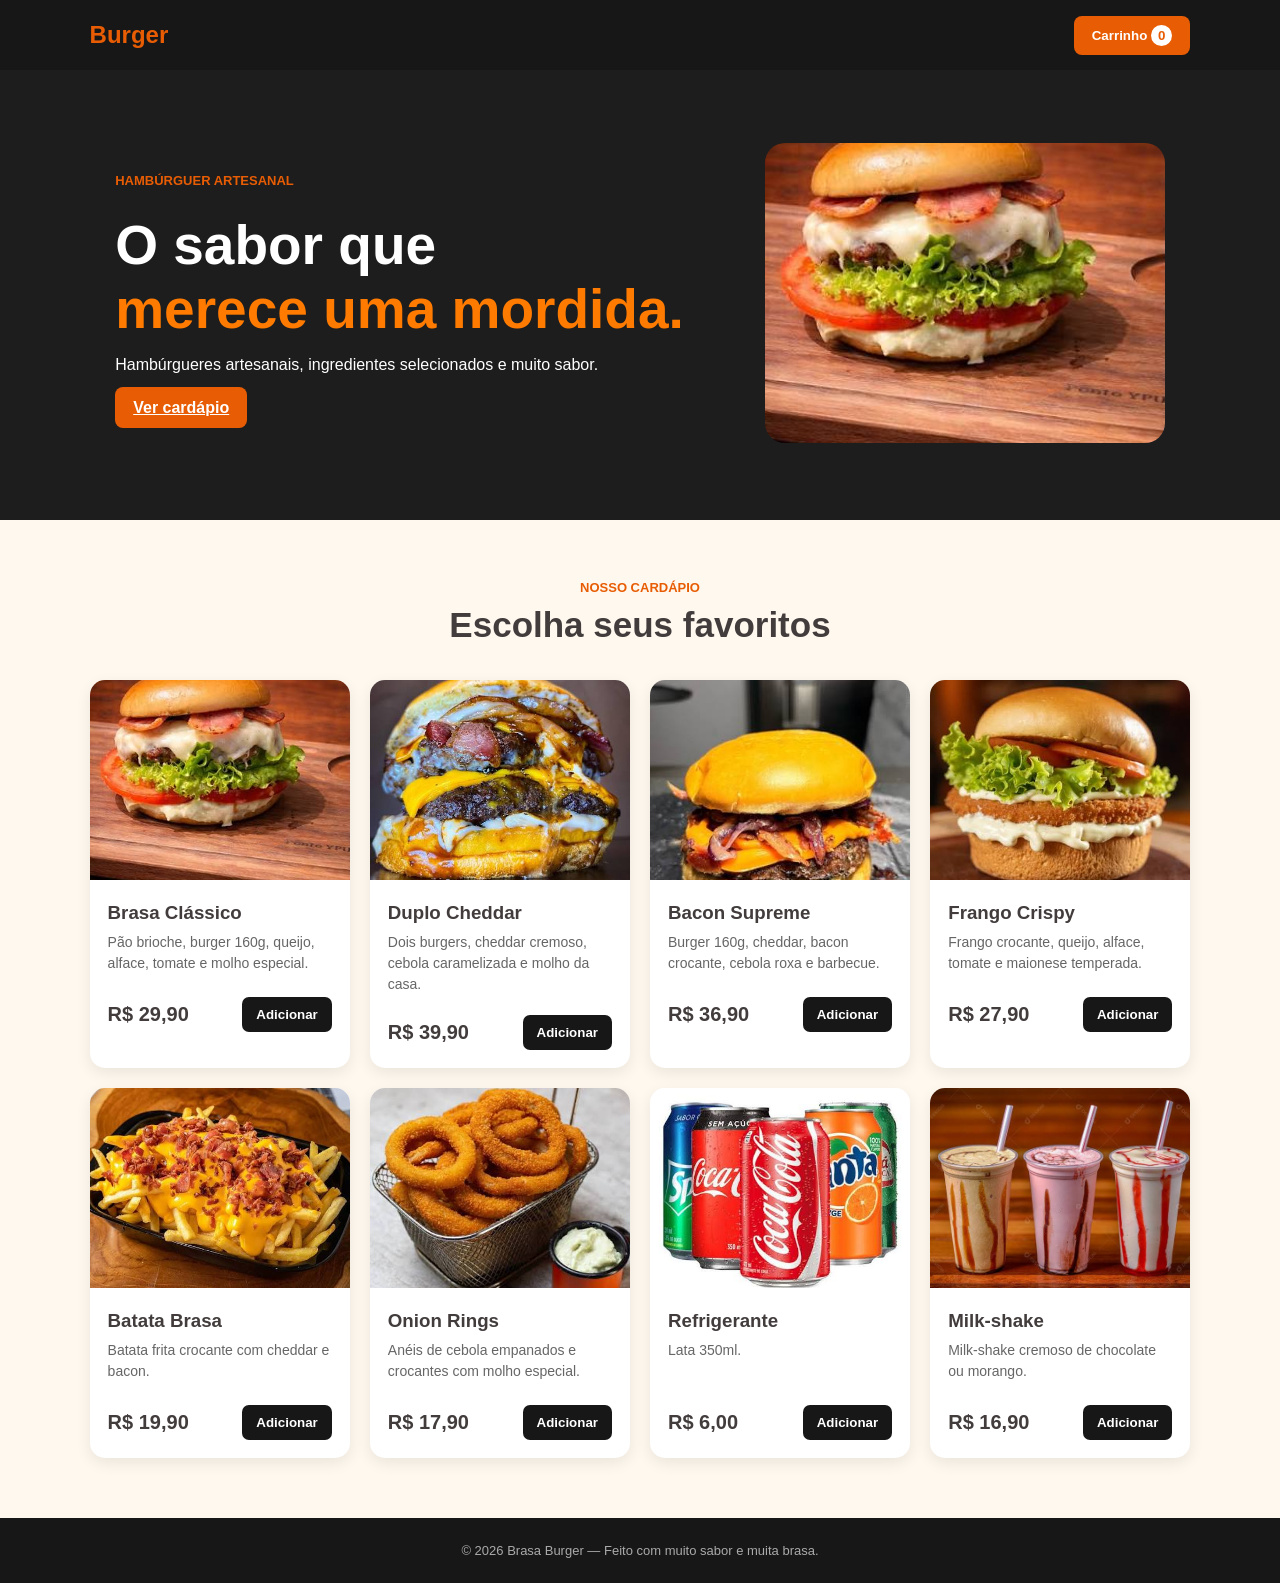
<file: Roteiro 4/index.html>
<!DOCTYPE html>
<html lang="pt-BR">

<head>
  <meta charset="UTF-8">
  <meta name="viewport" content="width=device-width, initial-scale=1.0">

  <title>Brasa Burger</title>

  <link rel="stylesheet" href="style.css">
</head>

<body>


  <header class="header">

    <div class="logo">
      <span>Burger</span>
    </div>

    <button id="cartButton" class="cart-button">
      Carrinho
      <b id="cartCount">0</b>
    </button>

  </header>


  <main>


    <section class="hero">

      <div>

        <p class="tag">
          HAMBÚRGUER ARTESANAL
        </p>

        <h1>
          O sabor que<br>
          <span>merece uma mordida.</span>
        </h1>

        <p>
          Hambúrgueres artesanais, ingredientes
          selecionados e muito sabor.
        </p>

        <a href="#cardapio" class="hero-button">
          Ver cardápio
        </a>

      </div>

      <div class="hero-burger">

        <img
          src="imagens/hamburguer1.jpg"
          alt="Hambúrguer artesanal"
        >

      </div>

    </section>



    <section id="cardapio" class="menu">

      <div class="section-title">

        <p class="tag">
          NOSSO CARDÁPIO
        </p>

        <h2>
          Escolha seus favoritos
        </h2>

      </div>

      <div id="products" class="product-grid">

        <div
          class="card"
          data-id="1"
          data-name="Brasa Clássico"
          data-price="29.90"
        >

          <img
            src="imagens/hamburguer1.jpg"
            class="foto-produto"
            alt="Brasa Clássico"
          >

          <div class="card-body">

            <h3>
              Brasa Clássico
            </h3>

            <p>
              Pão brioche, burger 160g, queijo,
              alface, tomate e molho especial.
            </p>

            <div class="card-bottom">

              <span class="price">
                R$ 29,90
              </span>

              <button class="add">
                Adicionar
              </button>

            </div>

          </div>

        </div>




        <div
          class="card"
          data-id="2"
          data-name="Duplo Cheddar"
          data-price="39.90"
        >

          <img
            src="imagens/hamburguer2.jpg"
            class="foto-produto"
            alt="Duplo Cheddar"
          >

          <div class="card-body">

            <h3>
              Duplo Cheddar
            </h3>

            <p>
              Dois burgers, cheddar cremoso,
              cebola caramelizada e molho da casa.
            </p>

            <div class="card-bottom">

              <span class="price">
                R$ 39,90
              </span>

              <button class="add">
                Adicionar
              </button>

            </div>

          </div>

        </div>

        <div
          class="card"
          data-id="3"
          data-name="Bacon Supreme"
          data-price="36.90"
        >

          <img
            src="imagens/hamburguer3.jpg"
            class="foto-produto"
            alt="Bacon Supreme"
          >

          <div class="card-body">

            <h3>
              Bacon Supreme
            </h3>

            <p>
              Burger 160g, cheddar, bacon crocante,
              cebola roxa e barbecue.
            </p>

            <div class="card-bottom">

              <span class="price">
                R$ 36,90
              </span>

              <button class="add">
                Adicionar
              </button>

            </div>

          </div>

        </div>




        <div
          class="card"
          data-id="4"
          data-name="Frango Crispy"
          data-price="27.90"
        >

          <img
            src="imagens/frango.jpg"
            class="foto-produto"
            alt="Frango Crispy"
          >

          <div class="card-body">

            <h3>
              Frango Crispy
            </h3>

            <p>
              Frango crocante, queijo, alface,
              tomate e maionese temperada.
            </p>

            <div class="card-bottom">

              <span class="price">
                R$ 27,90
              </span>

              <button class="add">
                Adicionar
              </button>

            </div>

          </div>

        </div>




        <div
          class="card"
          data-id="5"
          data-name="Batata Brasa"
          data-price="19.90"
        >

          <img
            src="imagens/batata.jpg"
            class="foto-produto"
            alt="Batata Brasa"
          >

          <div class="card-body">

            <h3>
              Batata Brasa
            </h3>

            <p>
              Batata frita crocante com cheddar
              e bacon.
            </p>

            <div class="card-bottom">

              <span class="price">
                R$ 19,90
              </span>

              <button class="add">
                Adicionar
              </button>

            </div>

          </div>

        </div>


        

        <div
          class="card"
          data-id="6"
          data-name="Onion Rings"
          data-price="17.90"
        >

          <img
            src="imagens/onion.jpg"
            class="foto-produto"
            alt="Onion Rings"
          >

          <div class="card-body">

            <h3>
              Onion Rings
            </h3>

            <p>
              Anéis de cebola empanados e crocantes
              com molho especial.
            </p>

            <div class="card-bottom">

              <span class="price">
                R$ 17,90
              </span>

              <button class="add">
                Adicionar
              </button>

            </div>

          </div>

        </div>




        <div
          class="card"
          data-id="7"
          data-name="Refrigerante"
          data-price="6.00"
        >

          <img
            src="imagens/refrigerante.jpg"
            class="foto-produto"
            alt="Refrigerante"
          >

          <div class="card-body">

            <h3>
              Refrigerante
            </h3>

            <p>
              Lata 350ml.
            </p>

            <div class="card-bottom">

              <span class="price">
                R$ 6,00
              </span>

              <button class="add">
                Adicionar
              </button>

            </div>

          </div>

        </div>


  

        <div
          class="card"
          data-id="8"
          data-name="Milk-shake"
          data-price="16.90"
        >

          <img
            src="imagens/milkshake.jpg"
            class="foto-produto"
            alt="Milk-shake"
          >

          <div class="card-body">

            <h3>
              Milk-shake
            </h3>

            <p>
              Milk-shake cremoso de chocolate
              ou morango.
            </p>

            <div class="card-bottom">

              <span class="price">
                R$ 16,90
              </span>

              <button class="add">
                Adicionar
              </button>

            </div>

          </div>

        </div>


      </div>

    </section>

  </main>




  <aside id="cart" class="cart">

    <div class="cart-header">

      <h2>
        Seu carrinho
      </h2>

      <button id="closeCart" class="close">
        ×
      </button>

    </div>


    <div id="cartItems" class="cart-items"></div>


    <div class="cart-footer">

      <div class="total">

        <span>
          Total
        </span>

        <strong id="cartTotal">
          R$ 0,00
        </strong>

      </div>


      <button
        id="checkoutButton"
        class="checkout-button"
      >
        Continuar para pagamento
      </button>

    </div>

  </aside>


 

  <div id="overlay" class="overlay"></div>


 

  <div id="checkoutModal" class="modal">

    <div class="modal-box">

      <button id="closeCheckout" class="close">
        ×
      </button>


      <div id="checkoutContent">

        <p class="tag">
          FINALIZAR PEDIDO
        </p>

        <h2>
          Pagamento
        </h2>


        <div class="checkout-summary">

          <span>
            Itens
          </span>

          <strong id="checkoutItems">
            0
          </strong>


          <span>
            Total
          </span>

          <strong id="checkoutTotal">
            R$ 0,00
          </strong>

        </div>


        <form id="paymentForm">

          <label>
            Nome

            <input
              id="customerName"
              type="text"
              placeholder="Seu nome"
              required
            >

          </label>


          <label>
            Forma de pagamento

            <select
              id="paymentMethod"
              required
            >

              <option value="">
                Selecione
              </option>

              <option value="Pix">
                PIX
              </option>

              <option value="Cartão">
                Cartão
              </option>

              <option value="Dinheiro">
                Dinheiro
              </option>

            </select>

          </label>


          <div id="paymentExtra"></div>


          <button
            class="checkout-button"
            type="submit"
          >
            Confirmar pedido
          </button>

        </form>

      </div>


      <div
        id="successMessage"
        class="success hidden"
      >

        <div class="success-icon">
          ✓
        </div>

        <h2>
          Pedido recebido!
        </h2>

        <p id="successText"></p>


        <button
          id="newOrder"
          class="checkout-button"
        >
          Novo pedido
        </button>

      </div>

    </div>

  </div>


  <footer>

    © 2026 Brasa Burger —
    Feito com muito sabor e muita brasa.

  </footer>


  <script src="script.js"></script>

</body>

</html>
</file>
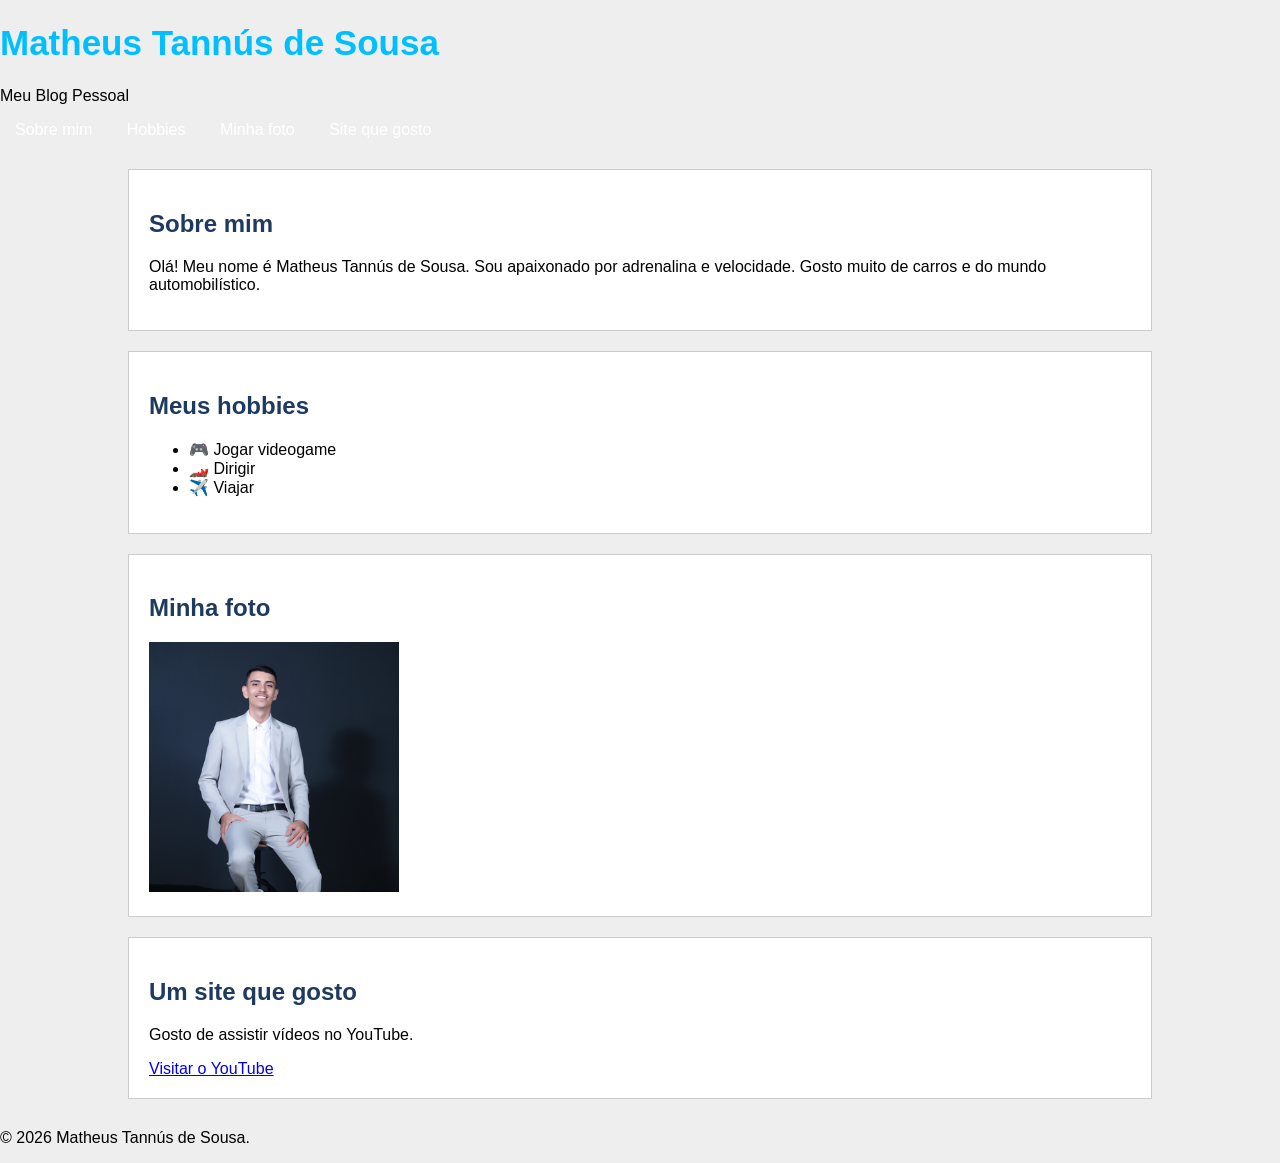
<file: Aulas/Exercicio1/Index.html>
<!DOCTYPE html>
<html lang="pt-BR">

<head>
    <meta charset="UTF-8">
    <title>Meu Blog</title>
    <link rel="stylesheet" href="style.css">
</head>

<body>

    <h1>Matheus Tannús de Sousa</h1>

    <p>Meu Blog Pessoal</p>

    <nav>
        <a href="#sobre">Sobre mim</a>
        <a href="#hobbies">Hobbies</a>
        <a href="#foto">Minha foto</a>
        <a href="#site">Site que gosto</a>
    </nav>

    <main>

        <section id="sobre">
            <h2>Sobre mim</h2>
            <p>
                Olá! Meu nome é Matheus Tannús de Sousa.
                Sou apaixonado por adrenalina e velocidade.
                Gosto muito de carros e do mundo automobilístico.
            </p>
        </section>

        <section id="hobbies">
            <h2>Meus hobbies</h2>

            <ul>
                <li>🎮 Jogar videogame</li>
                <li>🏎️ Dirigir</li>
                <li>✈️ Viajar</li>
            </ul>
        </section>

        <section id="foto">
            <h2>Minha foto</h2>
            <img src="fotoTannus.png" alt="Minha foto">
        </section>

        <section id="site">
            <h2>Um site que gosto</h2>

            <p>
                Gosto de assistir vídeos no YouTube.
            </p>

            <a href="https://www.youtube.com">
                Visitar o YouTube
            </a>
        </section>

    </main>

    <p>&copy; 2026 Matheus Tannús de Sousa.</p>

</body>

</html>
</file>
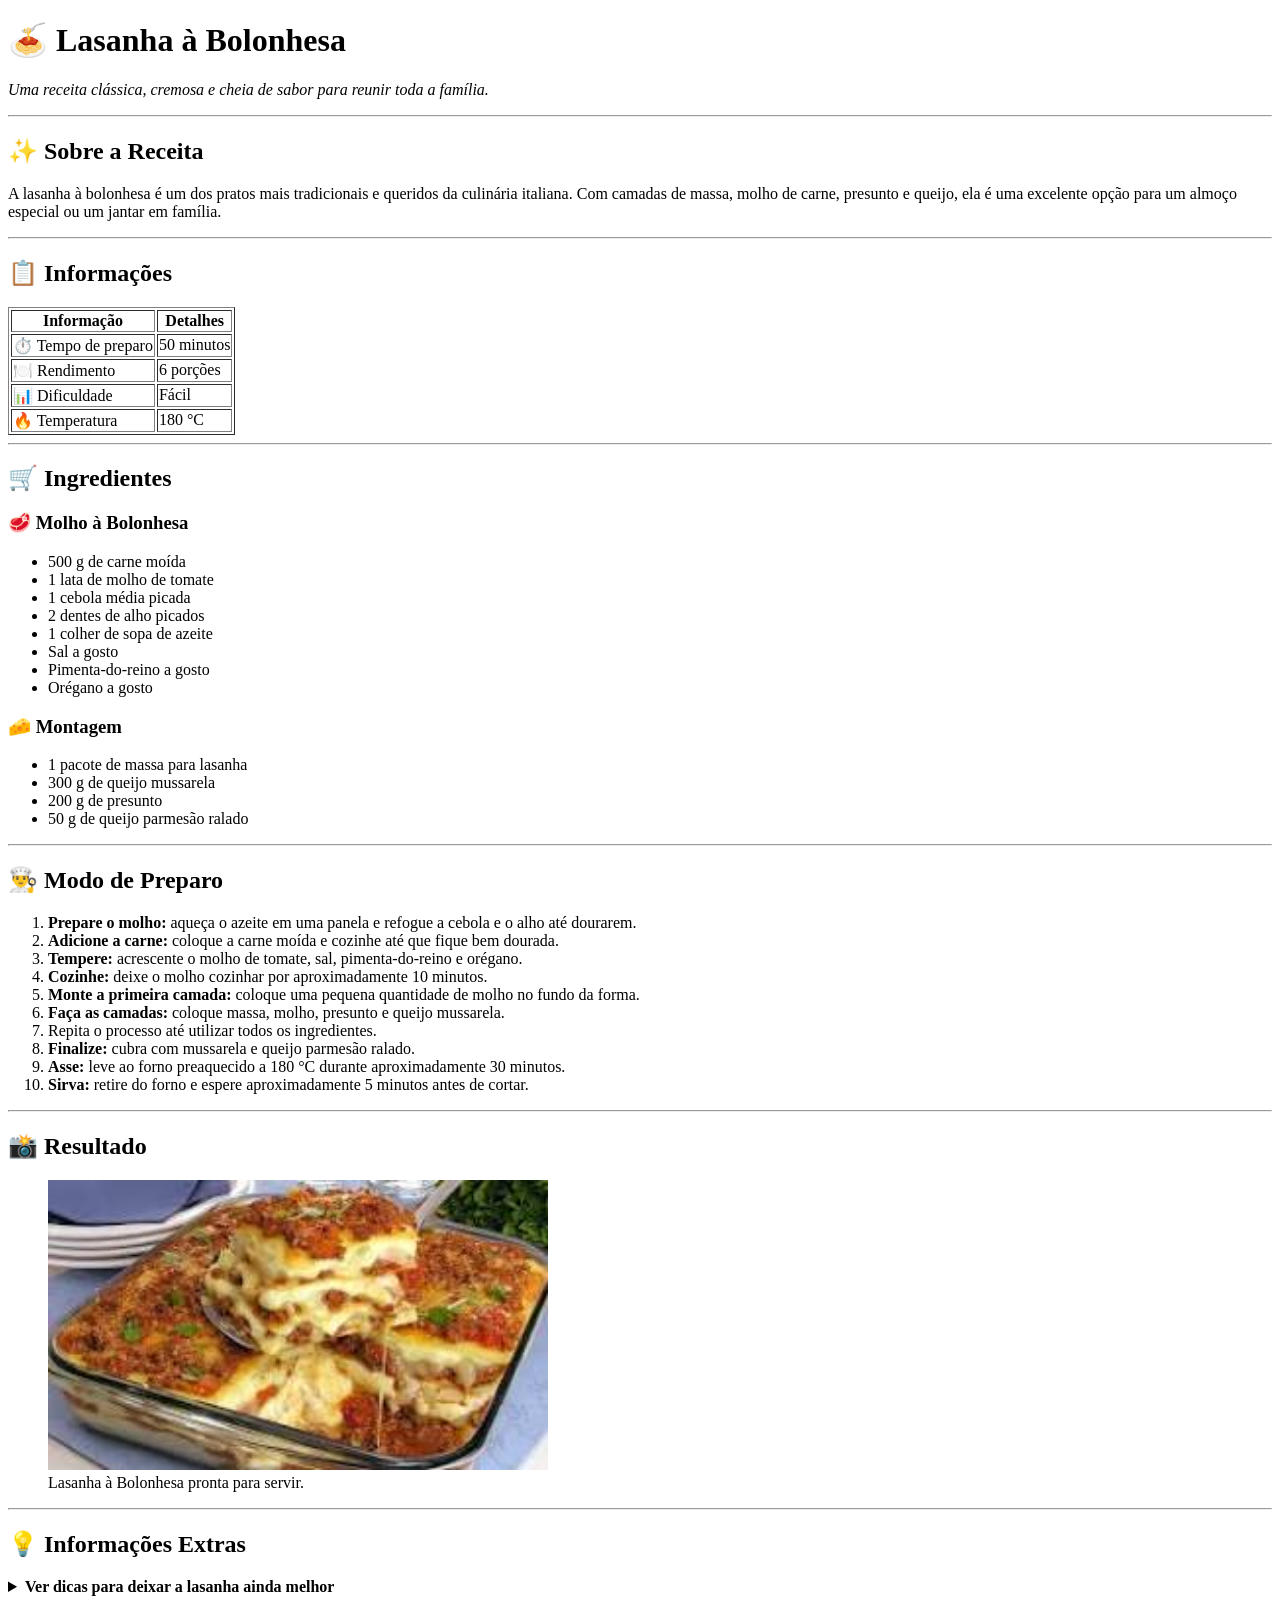
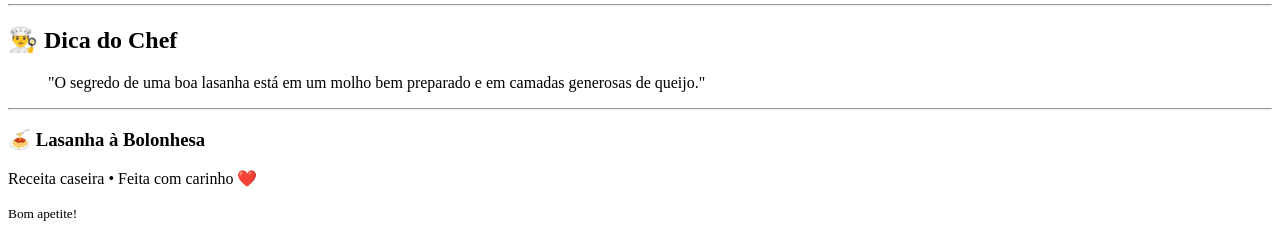
<file: Aulas/Exercicio2/index.html>
<!DOCTYPE html>
<html lang="pt-BR">

<head>
    <meta charset="UTF-8">
    <meta name="viewport" content="width=device-width, initial-scale=1.0">

    <meta name="description" content="Receita completa de Lasanha à Bolonhesa">

    <title>🍝 Lasanha à Bolonhesa | Receita</title>
</head>

<body>



    <header>

        <h1>🍝 Lasanha à Bolonhesa</h1>

        <p>
            <em>
                Uma receita clássica, cremosa e cheia de sabor
                para reunir toda a família.
            </em>
        </p>

        <hr>

    </header>


   

    <main>



        <section>

            <h2>✨ Sobre a Receita</h2>

            <p>
                A lasanha à bolonhesa é um dos pratos mais tradicionais
                e queridos da culinária italiana. Com camadas de massa,
                molho de carne, presunto e queijo, ela é uma excelente
                opção para um almoço especial ou um jantar em família.
            </p>

        </section>


        <hr>




        <section>

            <h2>📋 Informações</h2>

            <table border="1">

                <tr>
                    <th>Informação</th>
                    <th>Detalhes</th>
                </tr>

                <tr>
                    <td>⏱️ Tempo de preparo</td>
                    <td>50 minutos</td>
                </tr>

                <tr>
                    <td>🍽️ Rendimento</td>
                    <td>6 porções</td>
                </tr>

                <tr>
                    <td>📊 Dificuldade</td>
                    <td>Fácil</td>
                </tr>

                <tr>
                    <td>🔥 Temperatura</td>
                    <td>180 °C</td>
                </tr>

            </table>

        </section>


        <hr>



        <section>

            <h2>🛒 Ingredientes</h2>


            <h3>🥩 Molho à Bolonhesa</h3>

            <ul>

                <li>500 g de carne moída</li>

                <li>1 lata de molho de tomate</li>

                <li>1 cebola média picada</li>

                <li>2 dentes de alho picados</li>

                <li>1 colher de sopa de azeite</li>

                <li>Sal a gosto</li>

                <li>Pimenta-do-reino a gosto</li>

                <li>Orégano a gosto</li>

            </ul>


            <h3>🧀 Montagem</h3>

            <ul>

                <li>1 pacote de massa para lasanha</li>

                <li>300 g de queijo mussarela</li>

                <li>200 g de presunto</li>

                <li>50 g de queijo parmesão ralado</li>

            </ul>

        </section>


        <hr>




        <section>

            <h2>👨‍🍳 Modo de Preparo</h2>

            <ol>

                <li>
                    <strong>Prepare o molho:</strong>
                    aqueça o azeite em uma panela e refogue
                    a cebola e o alho até dourarem.
                </li>

                <li>
                    <strong>Adicione a carne:</strong>
                    coloque a carne moída e cozinhe até
                    que fique bem dourada.
                </li>

                <li>
                    <strong>Tempere:</strong>
                    acrescente o molho de tomate, sal,
                    pimenta-do-reino e orégano.
                </li>

                <li>
                    <strong>Cozinhe:</strong>
                    deixe o molho cozinhar por aproximadamente
                    10 minutos.
                </li>

                <li>
                    <strong>Monte a primeira camada:</strong>
                    coloque uma pequena quantidade de molho
                    no fundo da forma.
                </li>

                <li>
                    <strong>Faça as camadas:</strong>
                    coloque massa, molho, presunto e
                    queijo mussarela.
                </li>

                <li>
                    Repita o processo até utilizar todos
                    os ingredientes.
                </li>

                <li>
                    <strong>Finalize:</strong>
                    cubra com mussarela e queijo parmesão ralado.
                </li>

                <li>
                    <strong>Asse:</strong>
                    leve ao forno preaquecido a 180 °C
                    durante aproximadamente 30 minutos.
                </li>

                <li>
                    <strong>Sirva:</strong>
                    retire do forno e espere aproximadamente
                    5 minutos antes de cortar.
                </li>

            </ol>

        </section>


        <hr>




        <section>

            <h2>📸 Resultado</h2>

            <figure>

                <img
                    src="lasanha.jpg"
                    alt="Lasanha à bolonhesa pronta para servir"
                    width="500"
                >

                <figcaption>
                    Lasanha à Bolonhesa pronta para servir.
                </figcaption>

            </figure>

        </section>


        <hr>




        <section>

            <h2>💡 Informações Extras</h2>

            <details>

                <summary>
                    <strong>Ver dicas para deixar a lasanha ainda melhor</strong>
                </summary>

                <br>

                <ul>

                    <li>
                        Deixe a lasanha descansar por aproximadamente
                        5 minutos antes de servir.
                    </li>

                    <li>
                        Use queijo mussarela de boa qualidade para
                        conseguir uma cobertura bem cremosa.
                    </li>

                    <li>
                        Você pode substituir a carne bovina por
                        frango desfiado.
                    </li>

                    <li>
                        Para uma versão mais cremosa, acrescente
                        molho branco entre as camadas.
                    </li>

                    <li>
                        O queijo parmesão ajuda a deixar a superfície
                        mais dourada e crocante.
                    </li>

                </ul>

            </details>

        </section>


        <hr>



        <aside>

            <h2>👨‍🍳 Dica do Chef</h2>

            <blockquote>
                <p>
                    "O segredo de uma boa lasanha está em um molho
                    bem preparado e em camadas generosas de queijo."
                </p>
            </blockquote>

        </aside>

    </main>


    <hr>



    <footer>

        <h3>🍝 Lasanha à Bolonhesa</h3>

        <p>
            Receita caseira • Feita com carinho ❤️
        </p>

        <p>
            <small>
                Bom apetite!
            </small>
        </p>

    </footer>

</body>

</html>
</file>
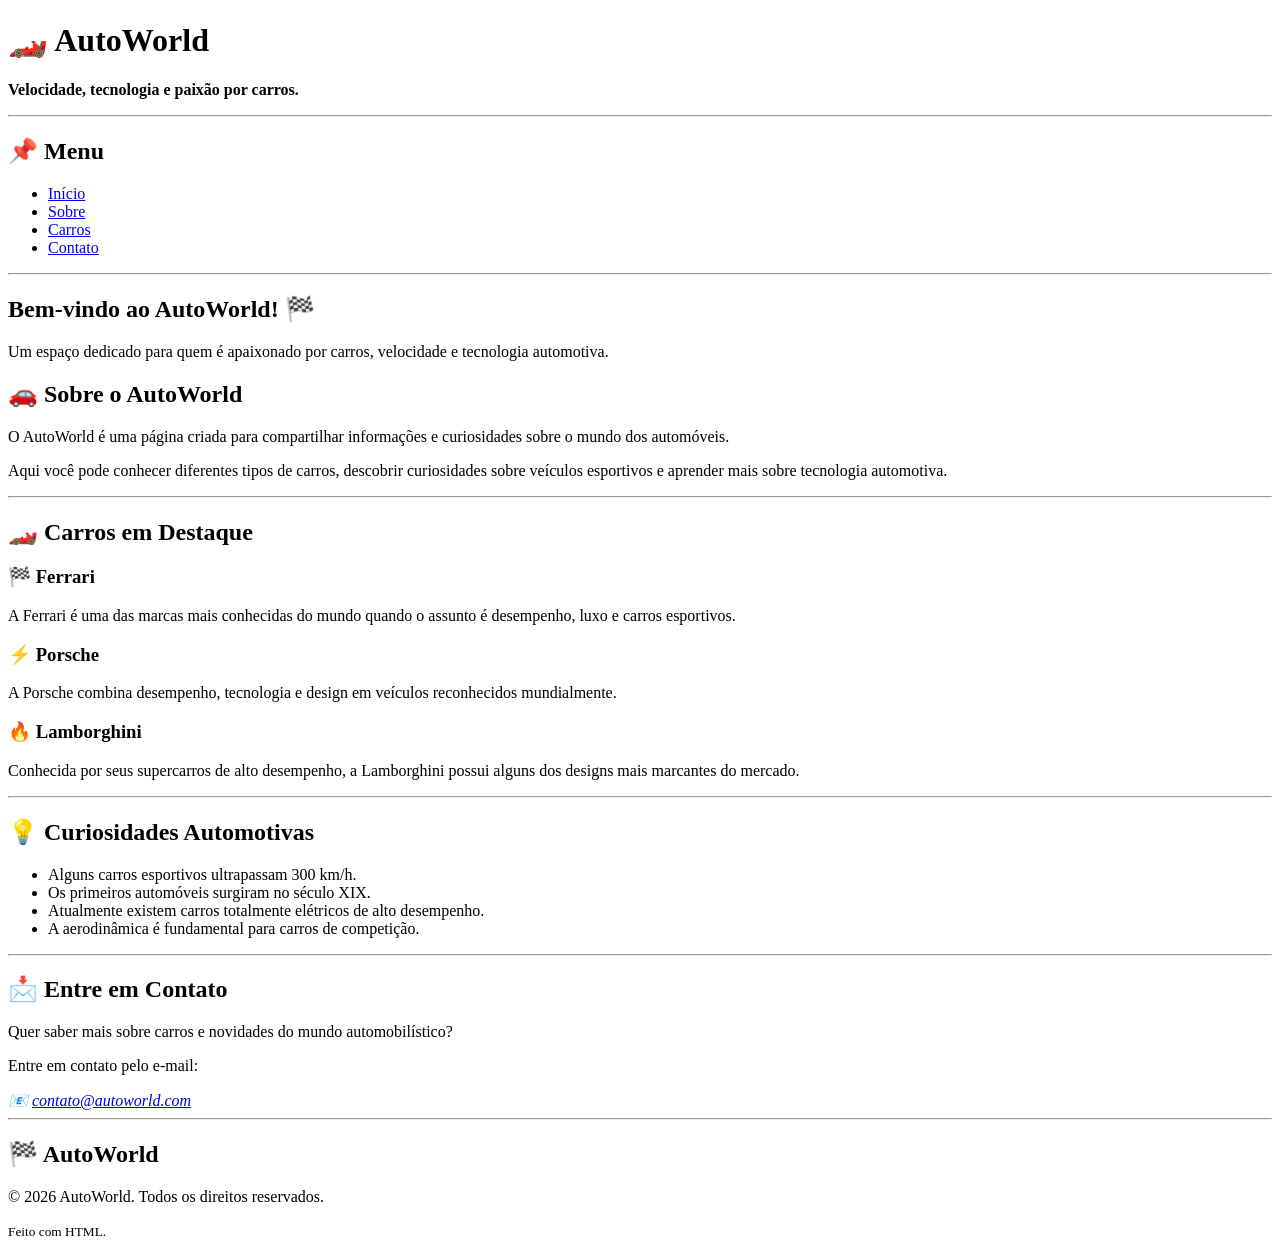
<file: Aulas/Exercicio3/index.html>
<!DOCTYPE html>
<html lang="pt-BR">

<head>
    <meta charset="UTF-8">
    <meta name="viewport" content="width=device-width, initial-scale=1.0">

    <meta
        name="description"
        content="Página sobre o mundo automobilístico e carros."
    >

    <title>AutoWorld | Mundo dos Carros</title>
</head>

<body>



    <header>

        <h1>🏎️ AutoWorld</h1>

        <p>
            <strong>Velocidade, tecnologia e paixão por carros.</strong>
        </p>

    </header>


    <hr>


 

    <nav aria-label="Navegação principal">

        <h2>📌 Menu</h2>

        <ul>

            <li>
                <a href="#inicio">Início</a>
            </li>

            <li>
                <a href="#sobre">Sobre</a>
            </li>

            <li>
                <a href="#carros">Carros</a>
            </li>

            <li>
                <a href="#contato">Contato</a>
            </li>

        </ul>

    </nav>


    <hr>




    <main id="inicio">

        <header>

            <h2>Bem-vindo ao AutoWorld! 🏁</h2>

            <p>
                Um espaço dedicado para quem é apaixonado por
                carros, velocidade e tecnologia automotiva.
            </p>

        </header>



        <section id="sobre">

            <h2>🚗 Sobre o AutoWorld</h2>

            <p>
                O AutoWorld é uma página criada para compartilhar
                informações e curiosidades sobre o mundo dos
                automóveis.
            </p>

            <p>
                Aqui você pode conhecer diferentes tipos de carros,
                descobrir curiosidades sobre veículos esportivos
                e aprender mais sobre tecnologia automotiva.
            </p>

        </section>


        <hr>

        <section id="carros">

            <h2>🏎️ Carros em Destaque</h2>

            <article>

                <h3>🏁 Ferrari</h3>

                <p>
                    A Ferrari é uma das marcas mais conhecidas
                    do mundo quando o assunto é desempenho,
                    luxo e carros esportivos.
                </p>

            </article>


            <article>

                <h3>⚡ Porsche</h3>

                <p>
                    A Porsche combina desempenho, tecnologia
                    e design em veículos reconhecidos mundialmente.
                </p>

            </article>


            <article>

                <h3>🔥 Lamborghini</h3>

                <p>
                    Conhecida por seus supercarros de alto
                    desempenho, a Lamborghini possui alguns
                    dos designs mais marcantes do mercado.
                </p>

            </article>

        </section>


        <hr>



        <section>

            <h2>💡 Curiosidades Automotivas</h2>

            <ul>

                <li>
                    Alguns carros esportivos ultrapassam
                    300 km/h.
                </li>

                <li>
                    Os primeiros automóveis surgiram
                    no século XIX.
                </li>

                <li>
                    Atualmente existem carros totalmente
                    elétricos de alto desempenho.
                </li>

                <li>
                    A aerodinâmica é fundamental para
                    carros de competição.
                </li>

            </ul>

        </section>


        <hr>



        <section id="contato">

            <h2>📩 Entre em Contato</h2>

            <p>
                Quer saber mais sobre carros e novidades
                do mundo automobilístico?
            </p>

            <p>
                Entre em contato pelo e-mail:
            </p>

            <address>

                📧
                <a href="mailto:contato@autoworld.com">
                    contato@autoworld.com
                </a>

            </address>

        </section>

    </main>


    <hr>



    <footer>

        <h2>🏁 AutoWorld</h2>

        <p>
            &copy; 2026 AutoWorld. Todos os direitos reservados.
        </p>

        <p>
            <small>
                Feito com HTML.
            </small>
        </p>

    </footer>

</body>

</html>
</file>
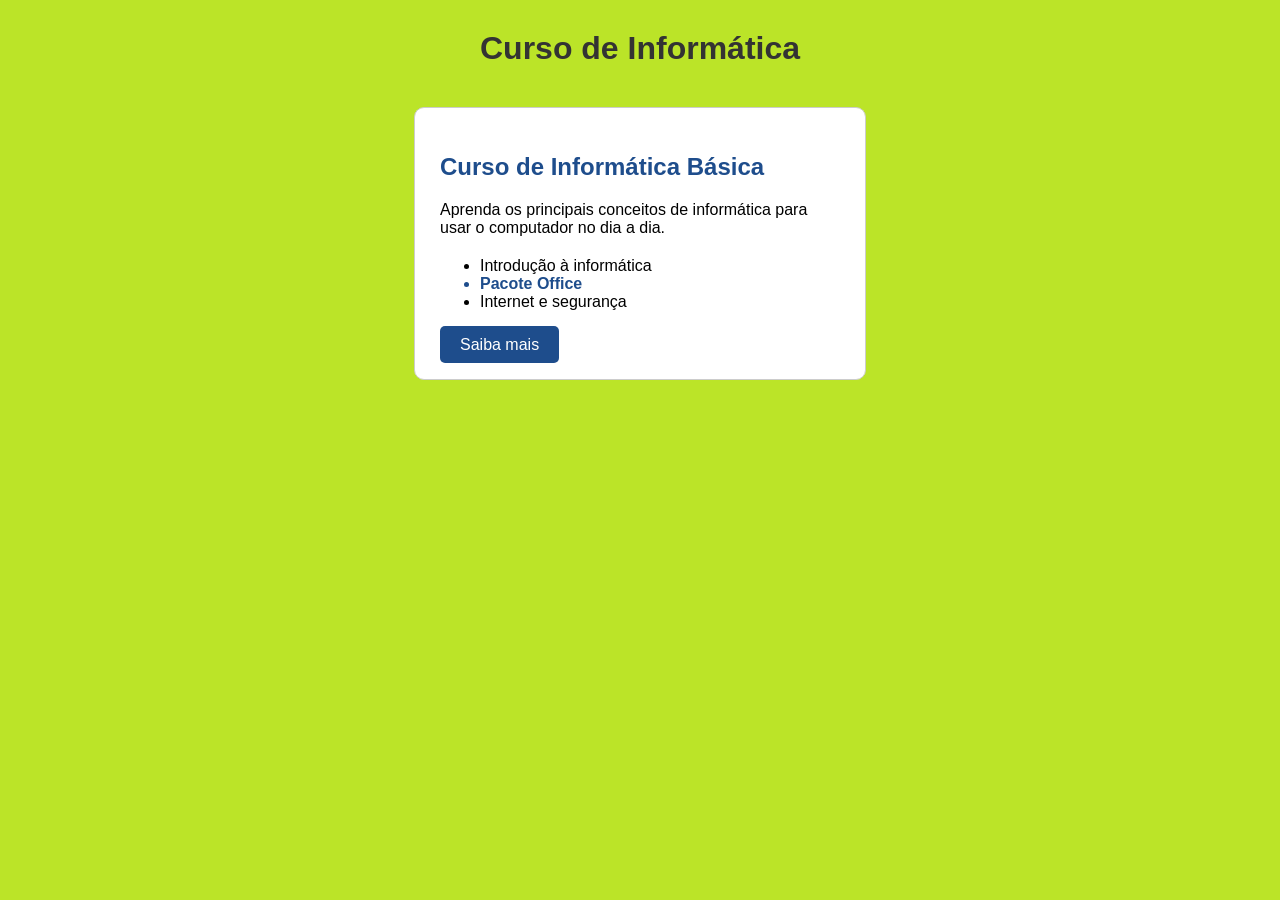
<file: Aulas/Exercicio4.Aula2/index.html>
<!DOCTYPE html>
<html lang="pt-BR">

<head>
    <meta charset="UTF-8">
    <title>Curso de Informática</title>

    <link rel="stylesheet" href="style.css">
</head>

<body>

    <h1>Curso de Informática</h1>

    <div class="cartao">

        <h2>Curso de Informática Básica</h2>

        <p>
            Aprenda os principais conceitos de informática
            para usar o computador no dia a dia.
        </p>

        <ul>
            <li>Introdução à informática</li>
            <li class="destaque">Pacote Office</li>
            <li>Internet e segurança</li>
        </ul>

        <a href="#" class="botao">Saiba mais</a>

    </div>

</body>

</html>
</file>
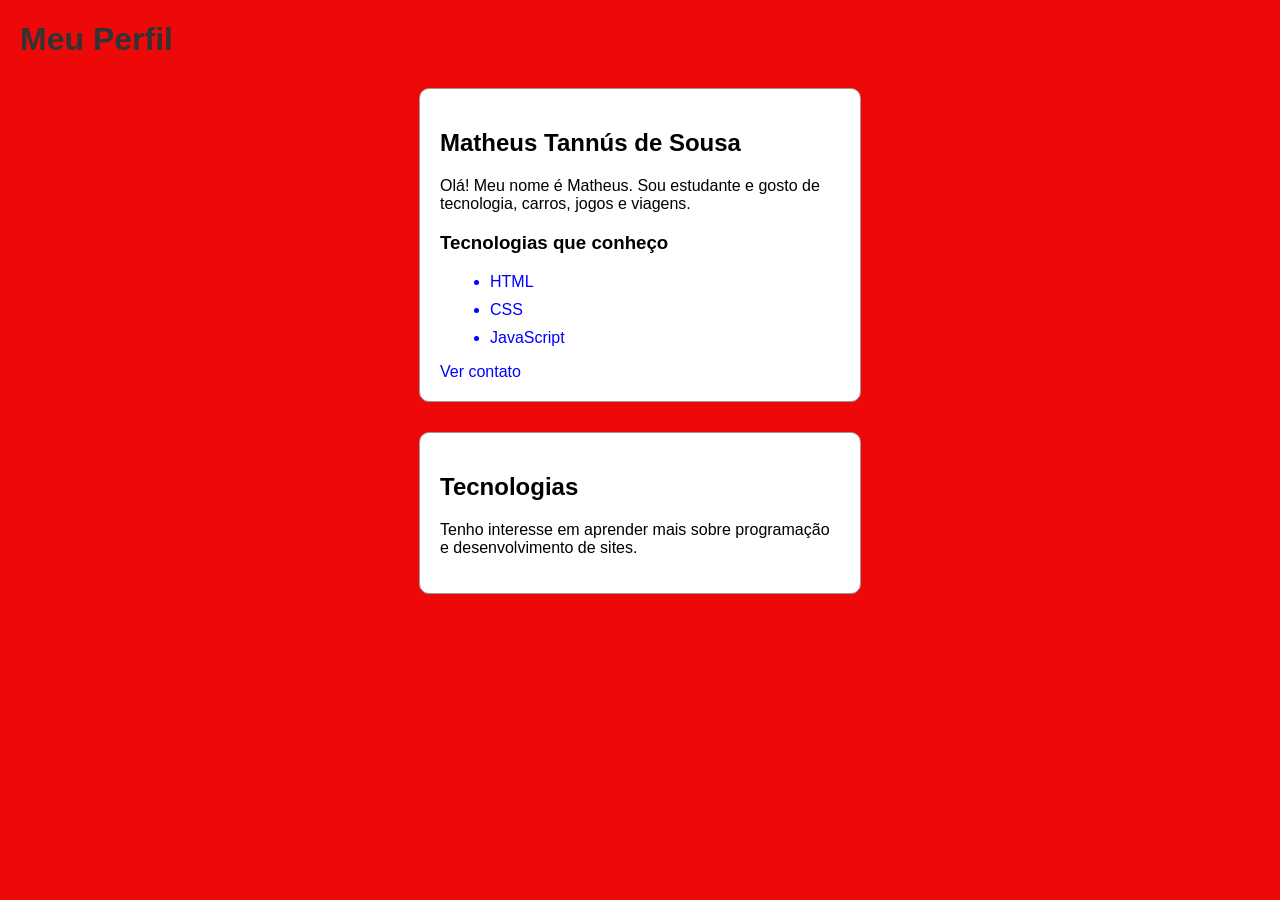
<file: Aulas/Exercicio5.Aula2/index.html>
<!DOCTYPE html>
<html lang="pt-BR">

<head>
    <meta charset="UTF-8">
    <title>Meu Perfil</title>
    <link rel="stylesheet" href="style.css">
</head>

<body>

    <h1>Meu Perfil</h1>

    <div class="perfil">

        <h2>Matheus Tannús de Sousa</h2>

        <p>
            Olá! Meu nome é Matheus. Sou estudante e gosto
            de tecnologia, carros, jogos e viagens.
        </p>

        <h3>Tecnologias que conheço</h3>

        <ul>
            <li class="tecnologia">HTML</li>
            <li class="tecnologia">CSS</li>
            <li class="tecnologia">JavaScript</li>
        </ul>

        <a class="contato" href="#">Ver contato</a>

    </div>

    <div class="tecnologias">

        <h2>Tecnologias</h2>

        <p>
            Tenho interesse em aprender mais sobre programação
            e desenvolvimento de sites.
        </p>

    </div>

</body>

</html>
</file>
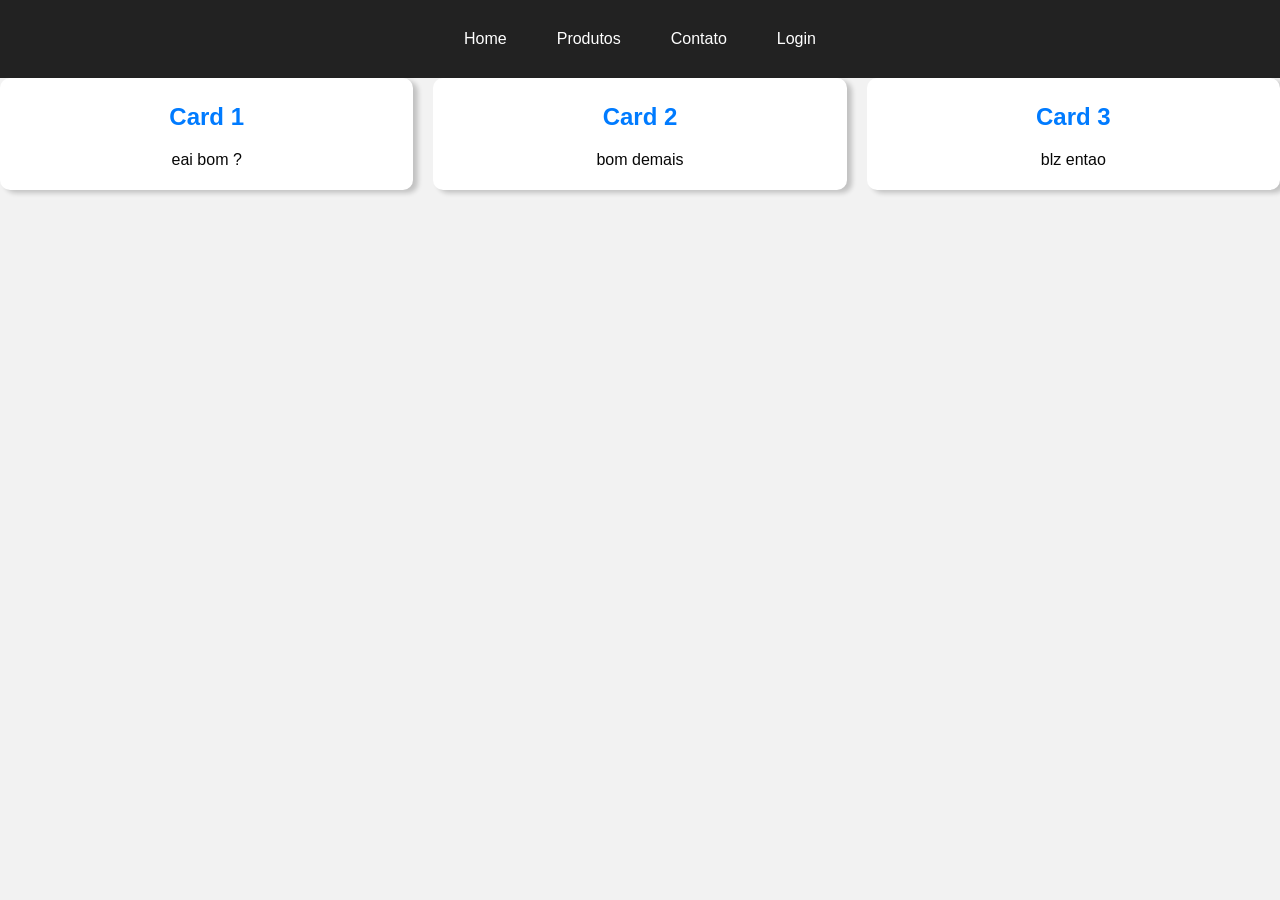
<file: TBL1/TBL/index.html>
<!DOCTYPE html>
<html lang="pt-BR">
<head>
    <meta charset="UTF-8">
    <meta name="viewport" content="width=device-width, initial-scale=1.0">
    <title>Menu</title>
    <link rel="stylesheet" href="style.css">
</head>
<body>

    <div class="menu">
        <div>Home</div>
        <div>Produtos</div>
        <div>Contato</div>
        <div>Login</div>
    </div>

    <div class="cards">

        <div class="card">
            <h2>Card 1</h2>
            <p>eai bom ?</p>
        </div>

        <div class="card">
            <h2>Card 2</h2>
            <p>bom demais</p>
        </div>

        <div class="card">
            <h2>Card 3</h2>
            <p>blz entao</p>
        </div>

    </div>

</body>
</html>
</file>
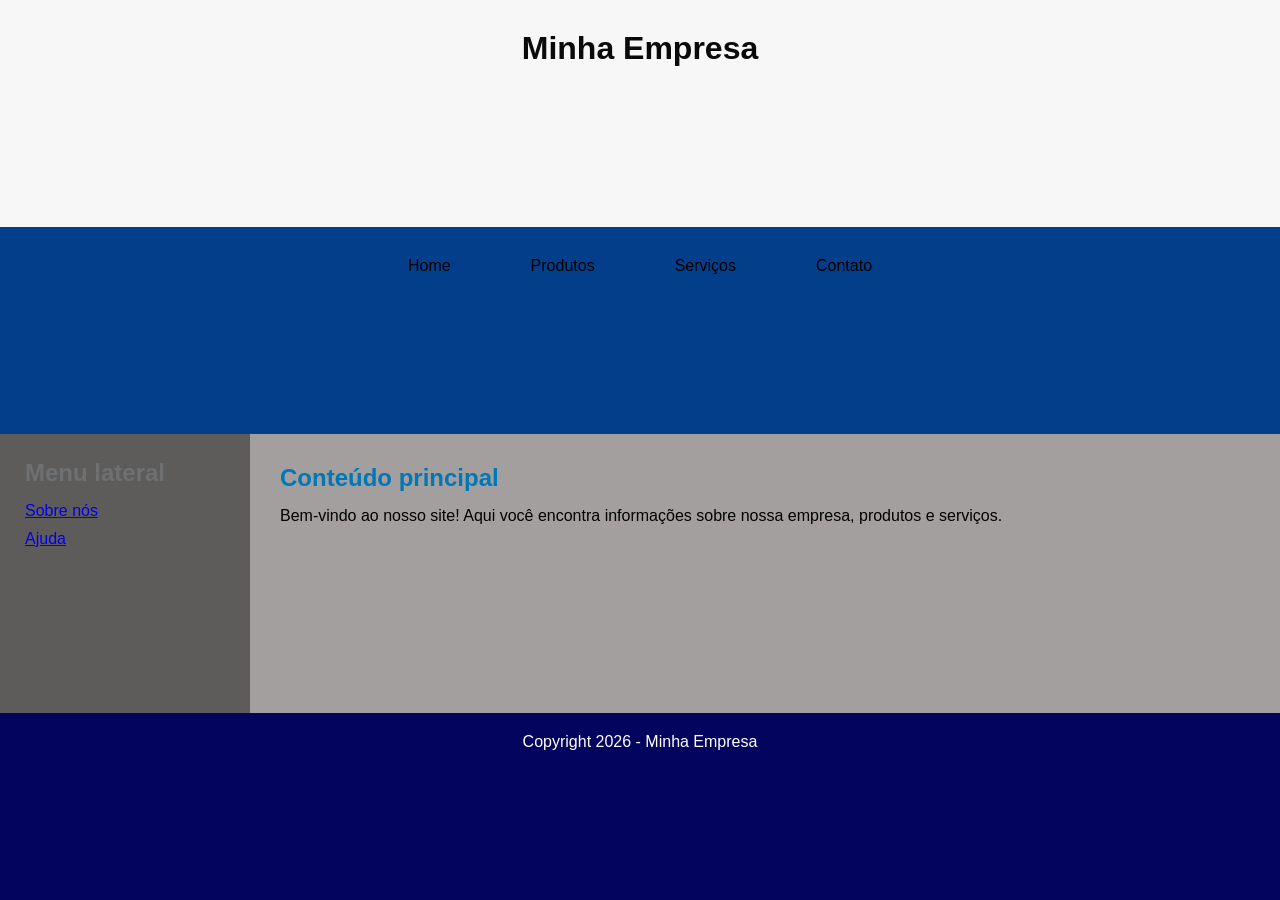
<file: TBL1/TBLex4/index.html>
<!DOCTYPE html>
<html lang="pt-BR">

<head>
    <meta charset="UTF-8">
    <meta name="viewport" content="width=device-width, initial-scale=1.0">

    <title>Site Responsivo</title>

    <link rel="stylesheet" href="style.css">
</head>

<body>

    <div class="container">

        <header>
            <h1>Minha Empresa</h1>
        </header>

        <nav>
            <ul class="menu">
                <li>Home</li>
                <li>Produtos</li>
                <li>Serviços</li>
                <li>Contato</li>
            </ul>
        </nav>

        
        <aside>
            <h2>Menu lateral</h2>
            <p><a href="#">Sobre nós</a></p>
            <p><a href="#">Ajuda</a></p>
        </aside>

        <main>
            <h2>Conteúdo principal</h2>

            <p>
                Bem-vindo ao nosso site!
                Aqui você encontra informações sobre nossa empresa,
                produtos e serviços.
            </p>

        </main>

        <footer>
            <p>Copyright 2026 - Minha Empresa</p>
        </footer>

    </div>

</body>
</html>
</file>
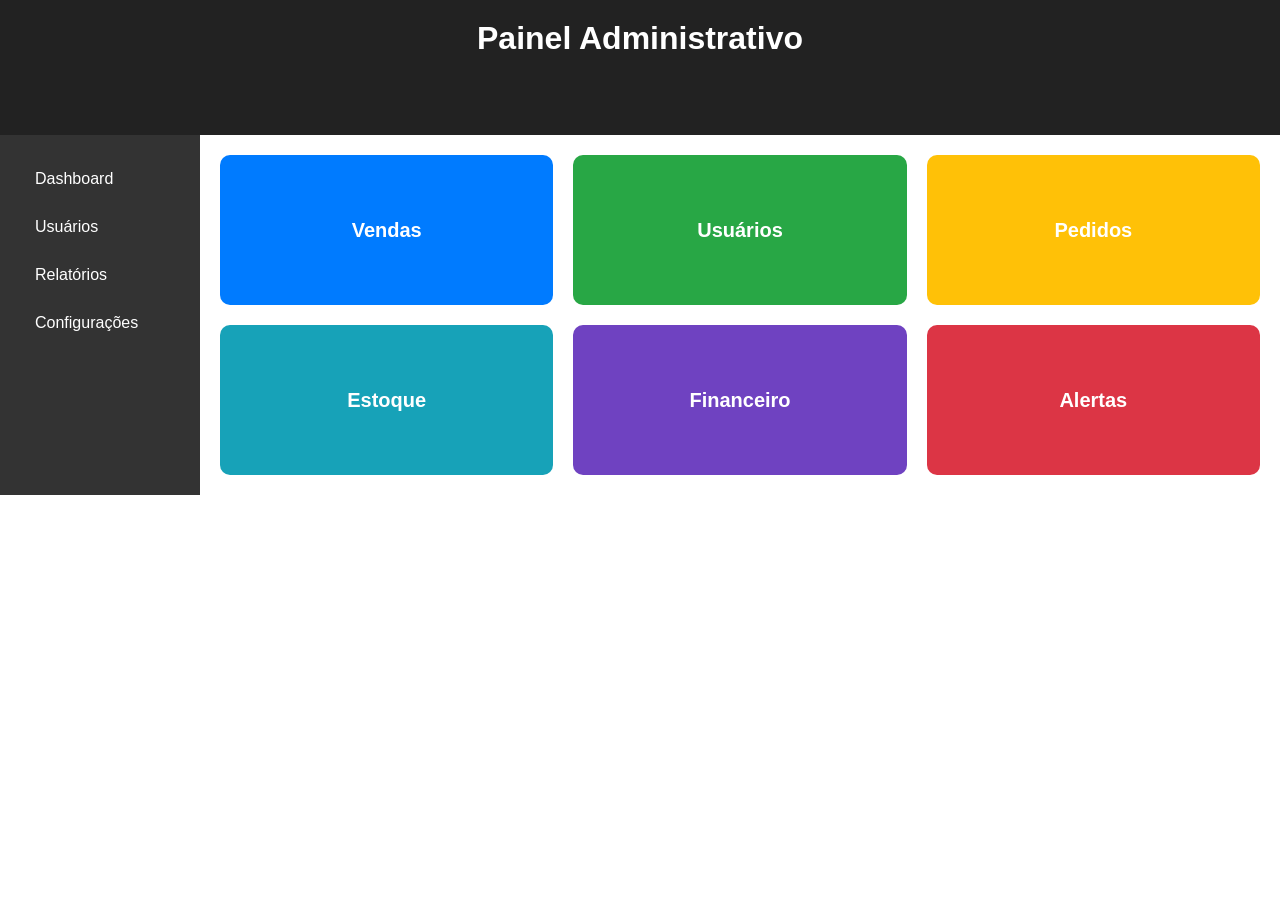
<file: TBL1/TBLex5/index.html>
<!DOCTYPE html>
<html lang="pt-BR">

<head>
    <meta charset="UTF-8">
    <meta name="viewport" content="width=device-width, initial-scale=1.0">

    <title>Dashboard</title>

    <link rel="stylesheet" href="style.css">
</head>

<body>

    <header>
        <h1>Painel Administrativo</h1>
    </header>

    <div class="dashboard">

        <aside class="menu">
            <ul>
                <li>Dashboard</li>
                <li>Usuários</li>
                <li>Relatórios</li>
                <li>Configurações</li>
            </ul>
        </aside>

        <section class="cards">

            <div class="card vendas">Vendas</div>
            <div class="card usuarios">Usuários</div>
            <div class="card pedidos">Pedidos</div>
            <div class="card estoque">Estoque</div>
            <div class="card financeiro">Financeiro</div>
            <div class="card alertas">Alertas</div>

        </section>

    </div>

</body>
</html>
</file>
<file: Roteiro 4/style.css>
* {
    margin: 0;
    padding: 0;
    box-sizing: border-box;
}

body {
    font-family: Arial, sans-serif;
    background: #fff8ef;
    color: #423c3c;
}


.header {
    height: 70px;
    background: #171717;
    color: white;

    display: flex;
    align-items: center;
    justify-content: space-between;

    padding: 0 7%;

    position: sticky;
    top: 0;

    z-index: 10;
}

.logo {
    font-size: 24px;
    font-weight: bold;
}

.logo span {
    color: #e85d04;
}


button {
    cursor: pointer;
}

.cart-button,
.hero-button,
.checkout-button {
    background: #e85d04;
    color: white;

    border: none;
    border-radius: 8px;

    padding: 12px 18px;

    font-weight: bold;
}

.cart-button b {
    background: white;
    color: #e85d04;

    padding: 3px 7px;

    border-radius: 20px;
}


.hero {
    min-height: 450px;

    background: #1d1d1d;
    color: white;

    padding: 60px 9%;

    display: flex;
    align-items: center;
    justify-content: space-between;
}

.hero h1 {
    font-size: 55px;
    margin: 15px 0;
}

.hero h1 span {
    color: #ff7b00;
}

.hero p {
    margin-bottom: 25px;
}

.tag {
    color: #e85d04;
    font-size: 13px;
    font-weight: bold;
}

.hero-burger img {
    width: 400px;
    height: 300px;

    object-fit: cover;

    border-radius: 20px;
}


.menu {
    padding: 60px 7%;
}

.section-title {
    text-align: center;
    margin-bottom: 35px;
}

.section-title h2 {
    font-size: 35px;
    margin-top: 10px;
}


.product-grid {
    display: grid;

    grid-template-columns:
        repeat(auto-fit, minmax(230px, 1fr));

    gap: 20px;

    max-width: 1200px;

    margin: auto;
}


.card {
    background: white;

    border-radius: 15px;

    overflow: hidden;

    box-shadow: 0 5px 15px #00000015;
}


.foto-produto {
    width: 100%;
    height: 200px;

    object-fit: cover;
}


.card-body {
    padding: 18px;
}

.card h3 {
    margin-bottom: 8px;
}

.card p {
    color: #666;

    font-size: 14px;

    line-height: 1.5;

    min-height: 45px;
}


.card-bottom {
    display: flex;

    align-items: center;
    justify-content: space-between;

    margin-top: 20px;
}


.price {
    font-size: 20px;
    font-weight: bold;
}


.add {
    background: #171717;
    color: white;

    border: none;

    border-radius: 7px;

    padding: 10px 14px;

    font-weight: bold;
}


.cart {
    position: fixed;

    right: -430px;
    top: 0;

    width: 430px;
    max-width: 100%;

    height: 100vh;

    background: white;

    z-index: 30;

    display: flex;
    flex-direction: column;

    transition: 0.3s;
}


.cart.open {
    right: 0;
}


.cart-header {
    padding: 20px;

    border-bottom: 1px solid #ddd;

    display: flex;

    justify-content: space-between;
}


.close {
    border: none;

    background: none;

    font-size: 30px;

    color: #555;
}


.cart-items {
    padding: 18px;

    overflow-y: auto;

    flex: 1;
}


.empty {
    text-align: center;

    color: #777;

    padding: 50px 10px;
}


.cart-item {
    display: grid;

    grid-template-columns: 60px 1fr auto;

    gap: 10px;

    align-items: center;

    padding: 15px 0;

    border-bottom: 1px solid #ddd;
}


.item-icon {
    width: 60px;
    height: 60px;

    overflow: hidden;

    border-radius: 8px;
}


.item-icon img {
    width: 100%;
    height: 100%;

    object-fit: cover;
}


.item-info h4 {
    font-size: 15px;
}


.item-info small {
    color: #777;
}


.qty {
    display: flex;

    align-items: center;

    gap: 7px;

    margin-top: 7px;
}


.qty button {
    width: 25px;
    height: 25px;

    background: white;

    border: 1px solid #ddd;

    border-radius: 5px;
}


.remove {
    border: none;

    background: none;

    color: red;

    font-size: 12px;
}


.cart-footer {
    padding: 20px;

    border-top: 1px solid #ddd;
}


.total {
    display: flex;

    justify-content: space-between;

    font-size: 20px;

    margin-bottom: 15px;
}


.checkout-button {
    width: 100%;
}


.overlay {
    display: none;

    position: fixed;

    top: 0;
    left: 0;

    width: 100%;
    height: 100%;

    background: #00000099;

    z-index: 20;
}


.overlay.show {
    display: block;
}


.modal {
    display: none;

    position: fixed;

    top: 0;
    left: 0;

    width: 100%;
    height: 100%;

    z-index: 50;

    align-items: center;
    justify-content: center;

    padding: 20px;
}


.modal.show {
    display: flex;
}


.modal-box {
    background: white;

    width: 480px;
    max-width: 100%;

    padding: 30px;

    border-radius: 15px;

    max-height: 90vh;

    overflow-y: auto;

    position: relative;
}


.modal-box > .close {
    position: absolute;

    right: 15px;
    top: 10px;
}


.modal h2 {
    font-size: 30px;

    margin: 10px 0 20px;
}


.checkout-summary {
    background: #f5f5f5;

    padding: 15px;

    border-radius: 8px;

    display: grid;

    grid-template-columns: 1fr auto;

    gap: 10px;

    margin-bottom: 20px;
}


label {
    display: block;

    font-weight: bold;

    font-size: 14px;

    margin: 15px 0;
}


input,
select {
    width: 100%;

    padding: 12px;

    margin-top: 7px;

    border: 1px solid #ddd;

    border-radius: 7px;

    font-size: 15px;
}


.success {
    text-align: center;

    padding: 30px 10px;
}


.success-icon {
    width: 70px;
    height: 70px;

    margin: auto;
    margin-bottom: 15px;

    background: #d9f7e2;

    color: green;

    border-radius: 50%;

    display: flex;

    align-items: center;
    justify-content: center;

    font-size: 35px;
}


.success p {
    color: #666;

    line-height: 1.5;

    margin-bottom: 20px;
}


.hidden {
    display: none !important;
}


footer {
    background: #171717;

    color: #aaa;

    text-align: center;

    padding: 25px;

    font-size: 13px;
}

@media (max-width: 650px) {

    .header {
        padding: 0 5%;
    }


    .logo {
        font-size: 20px;
    }


    .hero {
        text-align: center;

        padding: 50px 7%;
    }


    .hero h1 {
        font-size: 40px;
    }


    .hero-burger {
        display: none;
    }


    .menu {
        padding: 50px 5%;
    }


    .section-title h2 {
        font-size: 28px;
    }


    .cart {
        width: 100%;
    }

}
</file>
<file: Aulas/Exercicio1/style.css>
body {
    background-color: #eeeeee;
    font-family: Arial, sans-serif;
    margin: 0;
}

header {
    background-color: #1e3a5f;
    color: white;
    text-align: center;
    padding: 30px;
}

h1 {
    color: #00bfff;
    font-size: 35px;
}

nav a {
    color: white;
    text-decoration: none;
    margin: 15px;
}

main {
    width: 80%;
    margin: 30px auto;
}

section {
    background-color: white;
    padding: 20px;
    margin-bottom: 20px;
    border: 1px solid #cccccc;
}

h2 {
    color: #1e3a5f;
}

img {
    width: 250px;
}

footer {
    background-color: #1e3a5f;
    color: white;
    text-align: center;
    padding: 15px;
}
</file>
<file: Aulas/Exercicio4.Aula2/style.css>
body {
    background-color: #bbe428;
    font-family: Arial, sans-serif;
    text-align: center;
}

h1 {
    color: #333333;
    margin-top: 30px;
}

.cartao {
    background-color: white;
    width: 400px;
    padding: 25px;
    margin: 40px auto;
    border: 1px solid #cccccc;
    border-radius: 10px;
    text-align: left;
}

.cartao h2 {
    color: #1e4d8c;
}

.cartao p {
    font-size: 16px;
}

.cartao ul {
    margin-top: 20px;
    margin-bottom: 25px;
}

.destaque {
    color: #1e4d8c;
    font-weight: bold;
}

.botao {
    background-color: #1e4d8c;
    color: white;
    padding: 10px 20px;
    text-decoration: none;
    border-radius: 5px;
}
</file>
<file: Aulas/Exercicio5.Aula2/style.css>
body {
    background-color: #ee0909;
    font-family: Arial, sans-serif;
    margin: 20px;
}

h1 {
    color: #333333;
}

.perfil {
    background-color: white;
    width: 400px;
    padding: 20px;
    margin: 30px auto;
    border: 1px solid #999999;
    border-radius: 10px;
}

.tecnologia {
    color: blue;
    margin: 10px;
}

.contato {
    color: blue;
    text-decoration: none;
}

.contato:hover {
    color: red;
}

.tecnologias {
    background-color: white;
    width: 400px;
    padding: 20px;
    margin: 20px auto;
    border: 1px solid #999999;
    border-radius: 10px;
}
</file>
<file: TBL1/TBL/style.css>
body {
    margin: 0;
    font-family: Arial, sans-serif;
    background-color: #f2f2f2;
}

/* exercicio 1 */
.menu {
    display: flex;
    justify-content: center;
    gap: 10px;
    background-color: #222;
    padding: 20px;
}

.menu div {
    color: white;
    padding: 10px 20px;
    cursor: pointer;
    border-radius: 5px;
}

.menu div:hover {
    background-color: #007bff;
}

/* exercicio 2 */

.card div {
    padding: 20px;
}

.cards {
    display: grid;
    grid-template-columns: repeat(3, 1fr);
    gap: 20px;
   
}

.card {
    background-color: white;
    padding: 5px;
    text-align: center;
    border-radius: 10px;
    box-shadow: 5px 3px 5px rgba(0, 0, 0, 0.2);
}

.card h2 {
    color: #007bff;
}

.card p {
    color: #070707;
}

/* exercicio 3 */

@media (max-width: 600px) {

    .cards {
        grid-template-columns: 300px;
        justify-content: center;
    }

}
</file>
<file: TBL1/TBLex4/style.css>
* {
    margin: 0;
    padding: 0;
    box-sizing: border-box;
}

body {
    font-family: Arial, sans-serif;
    background-color: #f2f2f2;
}


.container {
    display: grid;

    grid-template-columns: 250px 1fr;

    grid-template-areas:
        "header header"
        "nav nav"
        "aside main"
        "footer footer";

    min-height: 100vh;
}


header {
    grid-area: header;

    background-color: #f7f7f7;
    color: rgb(10, 10, 10);

    text-align: center;
    padding: 30px;
}


nav {
    grid-area: nav;

    background-color: #023e8a;
}

.menu {
    display: flex;
    justify-content: center;
    align-items: center;

    gap: 40px;

    list-style: none;
    padding: 20px;
}

.menu li {
    color: rgb(0, 0, 0);
    cursor: pointer;

    padding: 10px 20px;
    border-radius: 5px;
}

.menu li:hover {
    background-color: #0077b6;
}


aside {
    grid-area: aside;

    background-color: #5e5b5b;

    padding: 25px;
}

aside h2 {
    color: #6e7072;
    margin-bottom: 15px;
}

aside p {
    margin-bottom: 10px;
}


main {
    grid-area: main;

    background-color: rgb(163, 159, 159);

    padding: 30px;
}

main h2 {
    color: #0077b6;
    margin-bottom: 15px;
}

main p {
    margin-bottom: 20px;
}



footer {
    grid-area: footer;

    background-color: #03045e;

    color: white;

    text-align: center;

    padding: 20px;
}


@media (max-width: 768px) {

    .container {
        grid-template-columns: 1fr;

        grid-template-areas:
            "header"
            "nav"
            "main"
            "aside"
            "footer";
    }


    .menu {
        flex-direction: column;

        gap: 10px;
    }


    .cards {
        grid-template-columns: 1fr;
    }

}
</file>
<file: TBL1/TBLex5/style.css>
* {
    margin: 0;
    padding: 0;
    box-sizing: border-box;
}

body {
    font-family: Arial, sans-serif;
}


header {
    background-color: #222;
    color: white;
    padding: 20px;
    text-align: center;

    height: 15vh;
}


.dashboard {
    display: grid;
    grid-template-columns: 200px 1fr;
}

.menu {
    background-color: #333;
    padding: 20px;
}

.menu ul {
    list-style: none;
}

.menu li {
    color: white;
    padding: 15px;
}

.cards {
    display: grid;
    grid-template-columns: repeat(3, 1fr);
    gap: 20px;

    padding: 20px;
}


.card {
    height: 150px;

    display: flex;
    justify-content: center;
    align-items: center;

    color: white;
    font-size: 20px;
    font-weight: bold;

    border-radius: 10px;

    transition: 0.3s;
}


.card:hover {
    transform: scale(1.05);
}


.vendas {
    background-color: #007bff;
}

.usuarios {
    background-color: #28a745;
}

.pedidos {
    background-color: #ffc107;
}

.estoque {
    background-color: #17a2b8;
}

.financeiro {
    background-color: #6f42c1;
}

.alertas {
    background-color: #dc3545;
}

@media (max-width: 768px) {

    .dashboard {
        grid-template-columns: 1fr;
    }

    .menu {
        text-align: center;
    }

    .menu ul {
        display: flex;
        flex-direction: column;
    }

    .cards {
        grid-template-columns: 1fr;
    }

}
</file>
